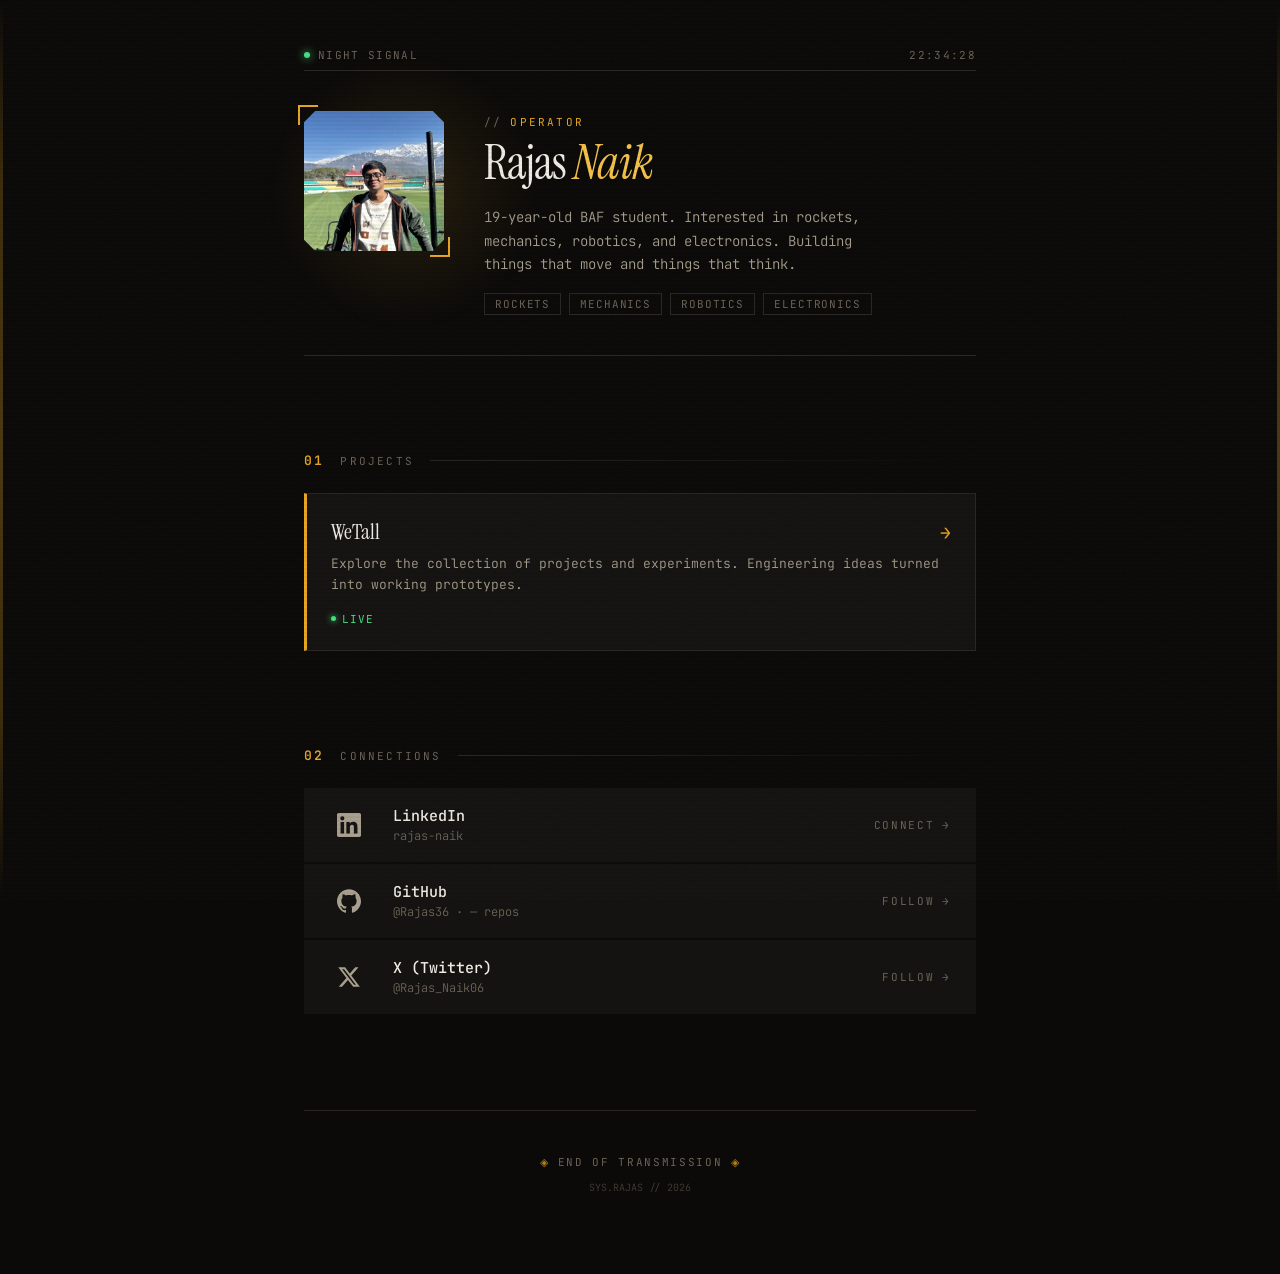
<file: index.html>
<!DOCTYPE html>
<html lang="en">
<head>
    <meta charset="UTF-8">
    <meta name="viewport" content="width=device-width, initial-scale=1.0">
    <meta name="description" content="Rajas Naik — Student, engineer, builder. Rockets, mechanics, robotics, electronics.">
    <title>Rajas Naik — Signal</title>
    <link rel="stylesheet" href="style.css">
    <link rel="icon" href="data:image/svg+xml,<svg xmlns='http://www.w3.org/2000/svg' viewBox='0 0 100 100'><text y='.9em' font-size='90'>◈</text></svg>">
</head>
<body>

<div class="terminal-shell">

    <!-- ── STATUS BAR ── -->
    <header class="status-bar animate-in" role="banner">
        <div class="status-bar__signal">
            <div class="status-bar__dot" aria-label="Online status: active"></div>
            <span id="greeting">Signal Active</span>
        </div>
        <div class="status-bar__time" id="liveTime" aria-live="polite">00:00:00</div>
    </header>

    <!-- ── IDENTITY BLOCK ── -->
    <section class="identity animate-in" aria-label="About Rajas Naik">
        <div class="identity__avatar-frame">
            <img
                class="identity__avatar"
                src="image.png"
                alt="Rajas Naik — silhouette at sunset on a beach"
                loading="eager"
            >
        </div>
        <div class="identity__text">
            <div class="identity__label">Operator</div>
            <h1 class="identity__name">Rajas <em>Naik</em></h1>
            <p class="identity__bio">
                <span id="dynamicAge"></span>-year-old BAF student. Interested in rockets,
                mechanics, robotics, and electronics. Building
                things that move and things that think.
            </p>
            <div class="identity__tags" role="list">
                <span class="identity__tag" role="listitem">Rockets</span>
                <span class="identity__tag" role="listitem">Mechanics</span>
                <span class="identity__tag" role="listitem">Robotics</span>
                <span class="identity__tag" role="listitem">Electronics</span>
            </div>
        </div>
    </section>

    <!-- ── PROJECTS ── -->
    <section class="projects animate-in" aria-label="Projects">
        <div class="section-header" data-index="01">Projects</div>

        <a class="project-card" href="https://sc.is-a.dev/WeTall/" target="_blank" rel="noopener noreferrer" id="project-wetall">
            <div class="project-card__header">
                <span class="project-card__title">WeTall</span>
                <span class="project-card__arrow" aria-hidden="true">→</span>
            </div>
            <p class="project-card__desc">
                Explore the collection of projects and experiments.
                Engineering ideas turned into working prototypes.
            </p>
            <div class="project-card__status">
                <span>Live</span>
            </div>
        </a>
    </section>

    <!-- ── CONNECTIONS ── -->
    <section class="connections animate-in" aria-label="Social connections">
        <div class="section-header" data-index="02">Connections</div>

        <div class="link-grid">

            <!-- LinkedIn -->
            <a class="social-link" href="https://www.linkedin.com/in/rajas-naik-080b052a7/" target="_blank" rel="noopener noreferrer" id="link-linkedin">
                <div class="social-link__icon" aria-hidden="true">
                    <svg viewBox="0 0 24 24" xmlns="http://www.w3.org/2000/svg">
                        <path d="M20.447 20.452h-3.554v-5.569c0-1.328-.027-3.037-1.852-3.037-1.853 0-2.136 1.445-2.136 2.939v5.667H9.351V9h3.414v1.561h.046c.477-.9 1.637-1.85 3.37-1.85 3.601 0 4.267 2.37 4.267 5.455v6.286zM5.337 7.433a2.062 2.062 0 01-2.063-2.065 2.064 2.064 0 112.063 2.065zm1.782 13.019H3.555V9h3.564v11.452zM22.225 0H1.771C.792 0 0 .774 0 1.729v20.542C0 23.227.792 24 1.771 24h20.451C23.2 24 24 23.227 24 22.271V1.729C24 .774 23.2 0 22.222 0h.003z"/>
                    </svg>
                </div>
                <div class="social-link__info">
                    <div class="social-link__name">LinkedIn</div>
                    <div class="social-link__handle">rajas-naik</div>
                </div>
                <div class="social-link__action">
                    <span>Connect</span>
                    <span class="social-link__action-arrow" aria-hidden="true">→</span>
                </div>
            </a>

            <!-- GitHub -->
            <a class="social-link" href="https://github.com/Rajas36" target="_blank" rel="noopener noreferrer" id="link-github">
                <div class="social-link__icon" aria-hidden="true">
                    <svg viewBox="0 0 24 24" xmlns="http://www.w3.org/2000/svg">
                        <path d="M12 .297c-6.63 0-12 5.373-12 12 0 5.303 3.438 9.8 8.205 11.385.6.113.82-.258.82-.577 0-.285-.01-1.04-.015-2.04-3.338.724-4.042-1.61-4.042-1.61C4.422 18.07 3.633 17.7 3.633 17.7c-1.087-.744.084-.729.084-.729 1.205.084 1.838 1.236 1.838 1.236 1.07 1.835 2.809 1.305 3.495.998.108-.776.417-1.305.76-1.605-2.665-.3-5.466-1.332-5.466-5.93 0-1.31.465-2.38 1.235-3.22-.135-.303-.54-1.523.105-3.176 0 0 1.005-.322 3.3 1.23.96-.267 1.98-.399 3-.405 1.02.006 2.04.138 3 .405 2.28-1.552 3.285-1.23 3.285-1.23.645 1.653.24 2.873.12 3.176.765.84 1.23 1.91 1.23 3.22 0 4.61-2.805 5.625-5.475 5.92.42.36.81 1.096.81 2.22 0 1.606-.015 2.896-.015 3.286 0 .315.21.69.825.57C20.565 22.092 24 17.592 24 12.297c0-6.627-5.373-12-12-12"/>
                    </svg>
                </div>
                <div class="social-link__info">
                    <div class="social-link__name">GitHub</div>
                    <div class="social-link__handle">@Rajas36 · <span id="ghRepos">—</span> repos</div>
                </div>
                <div class="social-link__action">
                    <span>Follow</span>
                    <span class="social-link__action-arrow" aria-hidden="true">→</span>
                </div>
            </a>

            <!-- X / Twitter -->
            <a class="social-link" href="https://x.com/Rajas_Naik06" target="_blank" rel="noopener noreferrer" id="link-x">
                <div class="social-link__icon" aria-hidden="true">
                    <svg viewBox="0 0 24 24" xmlns="http://www.w3.org/2000/svg">
                        <path d="M18.244 2.25h3.308l-7.227 8.26 8.502 11.24H16.17l-5.214-6.817L4.99 21.75H1.68l7.73-8.835L1.254 2.25H8.08l4.713 6.231zm-1.161 17.52h1.833L7.084 4.126H5.117z"/>
                    </svg>
                </div>
                <div class="social-link__info">
                    <div class="social-link__name">X (Twitter)</div>
                    <div class="social-link__handle">@Rajas_Naik06</div>
                </div>
                <div class="social-link__action">
                    <span>Follow</span>
                    <span class="social-link__action-arrow" aria-hidden="true">→</span>
                </div>
            </a>

        </div>
    </section>

    <!-- ── FOOTER ── -->
    <footer class="signal-footer animate-in" role="contentinfo">
        <p class="signal-footer__text">
            <span>◈</span> End of transmission <span>◈</span>
        </p>
        <p class="signal-footer__coords">SYS.RAJAS // <span id="footerYear">2026</span></p>
    </footer>

</div>

<script src="script.js"></script>
</body>
</html>
</file>
<file: style.css>
/* ═══════════════════════════════════════════════
   SIGNAL TERMINAL — Design System Tokens
   Aesthetic: Aerospace instrument panel meets
   editorial print. Warm amber signal on carbon.
   ═══════════════════════════════════════════════ */

@import url('https://fonts.googleapis.com/css2?family=JetBrains+Mono:wght@300;400;500;600;700&family=Instrument+Serif:ital@0;1&display=swap');

:root {
  /* ── Surface Palette ── */
  --carbon-deep:    #0b0a09;
  --carbon-mid:     #141311;
  --carbon-elevated:#1c1a17;
  --carbon-line:    #2a2722;
  --carbon-subtle:  #3d3830;

  /* ── Signal Colors ── */
  --amber-core:     #e8a623;
  --amber-bright:   #f5c34a;
  --amber-dim:      #b07d15;
  --amber-glow:     rgba(232, 166, 35, 0.12);
  --amber-flare:    rgba(232, 166, 35, 0.06);

  /* ── Accent Signals ── */
  --signal-red:     #d94f3d;
  --signal-green:   #4ade80;
  --signal-cyan:    #22d3ee;

  /* ── Text Hierarchy ── */
  --text-primary:   #f0ece4;
  --text-secondary: #a89f8e;
  --text-tertiary:  #6b6356;
  --text-inverse:   #0b0a09;

  /* ── Typography ── */
  --font-mono:      'JetBrains Mono', monospace;
  --font-serif:     'Instrument Serif', Georgia, serif;

  /* ── Spacing Scale ── */
  --space-xs:  4px;
  --space-sm:  8px;
  --space-md:  16px;
  --space-lg:  24px;
  --space-xl:  40px;
  --space-2xl: 64px;
  --space-3xl: 96px;

  /* ── Motion ── */
  --ease-out-expo: cubic-bezier(0.16, 1, 0.3, 1);
  --ease-spring:   cubic-bezier(0.34, 1.56, 0.64, 1);
  --duration-fast: 180ms;
  --duration-mid:  350ms;
  --duration-slow: 600ms;
}

/* ═══════════════════════════════════════════════
   BASE RESET & GLOBALS
   ═══════════════════════════════════════════════ */

*, *::before, *::after {
  margin: 0;
  padding: 0;
  box-sizing: border-box;
}

html {
  font-size: 16px;
  scroll-behavior: smooth;
  -webkit-font-smoothing: antialiased;
  -moz-osx-font-smoothing: grayscale;
}

body {
  font-family: var(--font-mono);
  background-color: var(--carbon-deep);
  color: var(--text-primary);
  min-height: 100vh;
  overflow-x: hidden;
  position: relative;
}

/* ── Scanline overlay for that CRT feel ── */
body::before {
  content: '';
  position: fixed;
  inset: 0;
  pointer-events: none;
  z-index: 9999;
  background: repeating-linear-gradient(
    0deg,
    transparent,
    transparent 2px,
    rgba(0, 0, 0, 0.03) 2px,
    rgba(0, 0, 0, 0.03) 4px
  );
}

/* ── Noise texture overlay ── */
body::after {
  content: '';
  position: fixed;
  inset: 0;
  pointer-events: none;
  z-index: 9998;
  opacity: 0.025;
  background-image: url("data:image/svg+xml,%3Csvg viewBox='0 0 256 256' xmlns='http://www.w3.org/2000/svg'%3E%3Cfilter id='n'%3E%3CfeTurbulence type='fractalNoise' baseFrequency='0.9' numOctaves='4' stitchTiles='stitch'/%3E%3C/filter%3E%3Crect width='100%25' height='100%25' filter='url(%23n)'/%3E%3C/svg%3E");
  background-size: 256px 256px;
}

::selection {
  background: var(--amber-core);
  color: var(--carbon-deep);
}

a {
  color: inherit;
  text-decoration: none;
}

/* ═══════════════════════════════════════════════
   FOCUS STATES — Accessibility
   ═══════════════════════════════════════════════ */

*:focus-visible {
  outline: 2px solid var(--amber-core);
  outline-offset: 3px;
}

/* ═══════════════════════════════════════════════
   LAYOUT SHELL
   ═══════════════════════════════════════════════ */

.terminal-shell {
  max-width: 720px;
  margin: 0 auto;
  padding: var(--space-xl) var(--space-lg);
  min-height: 100vh;
  position: relative;
}

/* ── Side rail decorations ── */
.terminal-shell::before {
  content: '';
  position: fixed;
  left: 0;
  top: 0;
  bottom: 0;
  width: 3px;
  background: linear-gradient(
    180deg,
    transparent 0%,
    var(--amber-dim) 20%,
    var(--amber-core) 50%,
    var(--amber-dim) 80%,
    transparent 100%
  );
  opacity: 0.3;
}

.terminal-shell::after {
  content: '';
  position: fixed;
  right: 0;
  top: 0;
  bottom: 0;
  width: 3px;
  background: linear-gradient(
    180deg,
    transparent 0%,
    var(--amber-dim) 20%,
    var(--amber-core) 50%,
    var(--amber-dim) 80%,
    transparent 100%
  );
  opacity: 0.3;
}

/* ═══════════════════════════════════════════════
   HEADER / STATUS BAR
   ═══════════════════════════════════════════════ */

.status-bar {
  display: flex;
  align-items: center;
  justify-content: space-between;
  padding: var(--space-sm) 0;
  margin-bottom: var(--space-xl);
  border-bottom: 1px solid var(--carbon-line);
  font-size: 11px;
  letter-spacing: 0.12em;
  text-transform: uppercase;
  color: var(--text-tertiary);
}

.status-bar__signal {
  display: flex;
  align-items: center;
  gap: var(--space-sm);
}

.status-bar__dot {
  width: 6px;
  height: 6px;
  border-radius: 50%;
  background: var(--signal-green);
  box-shadow: 0 0 8px var(--signal-green);
  animation: pulse-dot 2.5s ease-in-out infinite;
}

@keyframes pulse-dot {
  0%, 100% { opacity: 1; box-shadow: 0 0 8px var(--signal-green); }
  50%      { opacity: 0.5; box-shadow: 0 0 3px var(--signal-green); }
}

.status-bar__time {
  font-variant-numeric: tabular-nums;
}

/* ═══════════════════════════════════════════════
   HERO / IDENTITY BLOCK
   ═══════════════════════════════════════════════ */

.identity {
  display: grid;
  grid-template-columns: 140px 1fr;
  gap: var(--space-xl);
  align-items: start;
  margin-bottom: var(--space-3xl);
  padding-bottom: var(--space-xl);
  border-bottom: 1px solid var(--carbon-line);
  position: relative;
}

/* ── Amber gradient bleed behind identity ── */
.identity::before {
  content: '';
  position: absolute;
  top: -60px;
  left: -40px;
  width: 280px;
  height: 280px;
  background: radial-gradient(circle, var(--amber-glow) 0%, transparent 70%);
  pointer-events: none;
  z-index: -1;
}

.identity__avatar-frame {
  position: relative;
  width: 140px;
  height: 140px;
}

.identity__avatar {
  width: 140px;
  height: 140px;
  object-fit: cover;
  display: block;
  /* Sharp geometric clip — no generic circles */
  clip-path: polygon(
    8% 0%, 92% 0%, 100% 8%, 100% 92%,
    92% 100%, 8% 100%, 0% 92%, 0% 8%
  );
  filter: grayscale(30%) contrast(1.1);
  transition: filter var(--duration-mid) var(--ease-out-expo);
}

.identity__avatar-frame:hover .identity__avatar {
  filter: grayscale(0%) contrast(1.05);
}

/* ── Corner brackets around avatar ── */
.identity__avatar-frame::before,
.identity__avatar-frame::after {
  content: '';
  position: absolute;
  width: 20px;
  height: 20px;
  border-color: var(--amber-core);
  border-style: solid;
  pointer-events: none;
  transition: all var(--duration-mid) var(--ease-out-expo);
}

.identity__avatar-frame::before {
  top: -6px;
  left: -6px;
  border-width: 2px 0 0 2px;
}

.identity__avatar-frame::after {
  bottom: -6px;
  right: -6px;
  border-width: 0 2px 2px 0;
}

.identity__avatar-frame:hover::before {
  top: -10px;
  left: -10px;
}

.identity__avatar-frame:hover::after {
  bottom: -10px;
  right: -10px;
}

.identity__text {
  padding-top: var(--space-xs);
}

.identity__label {
  font-size: 11px;
  letter-spacing: 0.2em;
  text-transform: uppercase;
  color: var(--amber-core);
  margin-bottom: var(--space-sm);
  display: flex;
  align-items: center;
  gap: var(--space-sm);
}

.identity__label::before {
  content: '//';
  color: var(--text-tertiary);
}

.identity__name {
  font-family: var(--font-serif);
  font-size: clamp(2rem, 5vw, 3rem);
  font-weight: 400;
  line-height: 1.1;
  color: var(--text-primary);
  margin-bottom: var(--space-md);
  letter-spacing: -0.02em;
}

.identity__name em {
  font-style: italic;
  color: var(--amber-bright);
}

.identity__bio {
  font-size: 14px;
  line-height: 1.7;
  color: var(--text-secondary);
  max-width: 380px;
  font-weight: 300;
}

.identity__tags {
  display: flex;
  flex-wrap: wrap;
  gap: var(--space-sm);
  margin-top: var(--space-md);
}

.identity__tag {
  font-size: 11px;
  letter-spacing: 0.08em;
  padding: 3px 10px;
  border: 1px solid var(--carbon-line);
  color: var(--text-tertiary);
  text-transform: uppercase;
  transition: all var(--duration-fast) var(--ease-out-expo);
}

.identity__tag:hover {
  border-color: var(--amber-dim);
  color: var(--amber-core);
  background: var(--amber-flare);
}

/* ═══════════════════════════════════════════════
   SECTION HEADERS
   ═══════════════════════════════════════════════ */

.section-header {
  display: flex;
  align-items: center;
  gap: var(--space-md);
  margin-bottom: var(--space-lg);
  font-size: 11px;
  letter-spacing: 0.2em;
  text-transform: uppercase;
  color: var(--text-tertiary);
}

.section-header::before {
  content: attr(data-index);
  color: var(--amber-core);
  font-weight: 600;
  font-size: 13px;
}

.section-header::after {
  content: '';
  flex: 1;
  height: 1px;
  background: linear-gradient(90deg, var(--carbon-line), transparent);
}

/* ═══════════════════════════════════════════════
   PROJECTS BLOCK
   ═══════════════════════════════════════════════ */

.projects {
  margin-bottom: var(--space-3xl);
}

.project-card {
  display: block;
  position: relative;
  padding: var(--space-lg);
  background: var(--carbon-mid);
  border: 1px solid var(--carbon-line);
  border-left: 3px solid var(--amber-core);
  transition: all var(--duration-mid) var(--ease-out-expo);
  cursor: pointer;
  overflow: hidden;
}

.project-card::before {
  content: '';
  position: absolute;
  inset: 0;
  background: linear-gradient(135deg, var(--amber-flare), transparent 60%);
  opacity: 0;
  transition: opacity var(--duration-mid) var(--ease-out-expo);
}

.project-card:hover {
  border-color: var(--amber-dim);
  background: var(--carbon-elevated);
  transform: translateX(4px);
}

.project-card:hover::before {
  opacity: 1;
}

.project-card:active {
  transform: translateX(2px);
}

.project-card__header {
  display: flex;
  align-items: center;
  justify-content: space-between;
  margin-bottom: var(--space-sm);
  position: relative;
  z-index: 1;
}

.project-card__title {
  font-family: var(--font-serif);
  font-size: 1.35rem;
  color: var(--text-primary);
  font-weight: 400;
}

.project-card__arrow {
  font-size: 18px;
  color: var(--amber-core);
  transition: transform var(--duration-mid) var(--ease-out-expo);
}

.project-card:hover .project-card__arrow {
  transform: translateX(6px);
}

.project-card__desc {
  font-size: 13px;
  color: var(--text-secondary);
  line-height: 1.6;
  position: relative;
  z-index: 1;
  font-weight: 300;
}

.project-card__status {
  display: inline-flex;
  align-items: center;
  gap: 6px;
  margin-top: var(--space-md);
  font-size: 11px;
  text-transform: uppercase;
  letter-spacing: 0.1em;
  color: var(--signal-green);
  position: relative;
  z-index: 1;
}

.project-card__status::before {
  content: '';
  width: 5px;
  height: 5px;
  border-radius: 50%;
  background: currentColor;
  box-shadow: 0 0 6px currentColor;
}

/* ═══════════════════════════════════════════════
   CONNECTIONS / SOCIAL LINKS
   ═══════════════════════════════════════════════ */

.connections {
  margin-bottom: var(--space-3xl);
}

.link-grid {
  display: flex;
  flex-direction: column;
  gap: 2px;
}

.social-link {
  display: grid;
  grid-template-columns: 48px 1fr auto;
  align-items: center;
  gap: var(--space-md);
  padding: var(--space-md) var(--space-lg);
  background: var(--carbon-mid);
  border: 1px solid transparent;
  transition: all var(--duration-mid) var(--ease-out-expo);
  cursor: pointer;
  position: relative;
  overflow: hidden;
  text-decoration: none;
}

.social-link::after {
  content: '';
  position: absolute;
  left: 0;
  top: 0;
  bottom: 0;
  width: 0;
  background: var(--amber-core);
  transition: width var(--duration-mid) var(--ease-out-expo);
}

.social-link:hover {
  background: var(--carbon-elevated);
  border-color: var(--carbon-line);
  transform: translateX(4px);
}

.social-link:hover::after {
  width: 3px;
}

.social-link:active {
  transform: translateX(2px);
}

.social-link__icon {
  width: 40px;
  height: 40px;
  display: flex;
  align-items: center;
  justify-content: center;
  position: relative;
  z-index: 1;
}

.social-link__icon svg {
  width: 24px;
  height: 24px;
  fill: var(--text-secondary);
  transition: fill var(--duration-fast) var(--ease-out-expo);
}

.social-link:hover .social-link__icon svg {
  fill: var(--amber-core);
}

.social-link__info {
  position: relative;
  z-index: 1;
}

.social-link__name {
  font-size: 15px;
  font-weight: 500;
  color: var(--text-primary);
  margin-bottom: 2px;
  transition: color var(--duration-fast) var(--ease-out-expo);
}

.social-link:hover .social-link__name {
  color: var(--amber-bright);
}

.social-link__handle {
  font-size: 12px;
  color: var(--text-tertiary);
  font-weight: 300;
}

.social-link__action {
  font-size: 11px;
  letter-spacing: 0.15em;
  text-transform: uppercase;
  color: var(--text-tertiary);
  display: flex;
  align-items: center;
  gap: var(--space-sm);
  transition: all var(--duration-mid) var(--ease-out-expo);
  position: relative;
  z-index: 1;
}

.social-link__action-arrow {
  display: inline-block;
  transition: transform var(--duration-mid) var(--ease-out-expo);
}

.social-link:hover .social-link__action {
  color: var(--amber-core);
}

.social-link:hover .social-link__action-arrow {
  transform: translateX(4px);
}

/* ═══════════════════════════════════════════════
   FOOTER / SIGNAL OUT
   ═══════════════════════════════════════════════ */

.signal-footer {
  padding: var(--space-xl) 0;
  border-top: 1px solid var(--carbon-line);
  text-align: center;
}

.signal-footer__text {
  font-size: 11px;
  letter-spacing: 0.15em;
  text-transform: uppercase;
  color: var(--text-tertiary);
  line-height: 2;
}

.signal-footer__text span {
  color: var(--amber-dim);
}

.signal-footer__coords {
  font-size: 10px;
  color: var(--carbon-subtle);
  margin-top: var(--space-sm);
  font-variant-numeric: tabular-nums;
}

/* ═══════════════════════════════════════════════
   AMBIENT ANIMATIONS
   ═══════════════════════════════════════════════ */

/* Staggered entry animation */
@keyframes signal-in {
  from {
    opacity: 0;
    transform: translateY(12px);
  }
  to {
    opacity: 1;
    transform: translateY(0);
  }
}

.animate-in {
  opacity: 0;
  animation: signal-in var(--duration-slow) var(--ease-out-expo) forwards;
}

.animate-in:nth-child(1) { animation-delay: 100ms; }
.animate-in:nth-child(2) { animation-delay: 200ms; }
.animate-in:nth-child(3) { animation-delay: 300ms; }
.animate-in:nth-child(4) { animation-delay: 400ms; }
.animate-in:nth-child(5) { animation-delay: 500ms; }

/* Amber cursor blink */
@keyframes cursor-blink {
  0%, 100% { opacity: 1; }
  50%      { opacity: 0; }
}

.blink-cursor::after {
  content: '█';
  color: var(--amber-core);
  animation: cursor-blink 1s step-end infinite;
  margin-left: 2px;
  font-size: 0.85em;
}

/* ═══════════════════════════════════════════════
   RESPONSIVE
   ═══════════════════════════════════════════════ */

@media (max-width: 640px) {
  .terminal-shell {
    padding: var(--space-lg) var(--space-md);
  }

  .identity {
    grid-template-columns: 1fr;
    gap: var(--space-lg);
    justify-items: center;
    text-align: center;
  }

  .identity__avatar-frame {
    width: 120px;
    height: 120px;
  }

  .identity__avatar {
    width: 120px;
    height: 120px;
  }

  .identity__bio {
    max-width: 100%;
  }

  .identity__tags {
    justify-content: center;
  }

  .identity__label {
    justify-content: center;
  }

  .social-link {
    grid-template-columns: 40px 1fr auto;
    padding: var(--space-md);
  }

  .status-bar {
    font-size: 10px;
  }

  .terminal-shell::before,
  .terminal-shell::after {
    display: none;
  }
}

@media (max-width: 400px) {
  .identity__name {
    font-size: 1.75rem;
  }

  .social-link {
    grid-template-columns: 1fr auto;
  }

  .social-link__icon {
    display: none;
  }

  .project-card__title {
    font-size: 1.1rem;
  }
}
</file>
